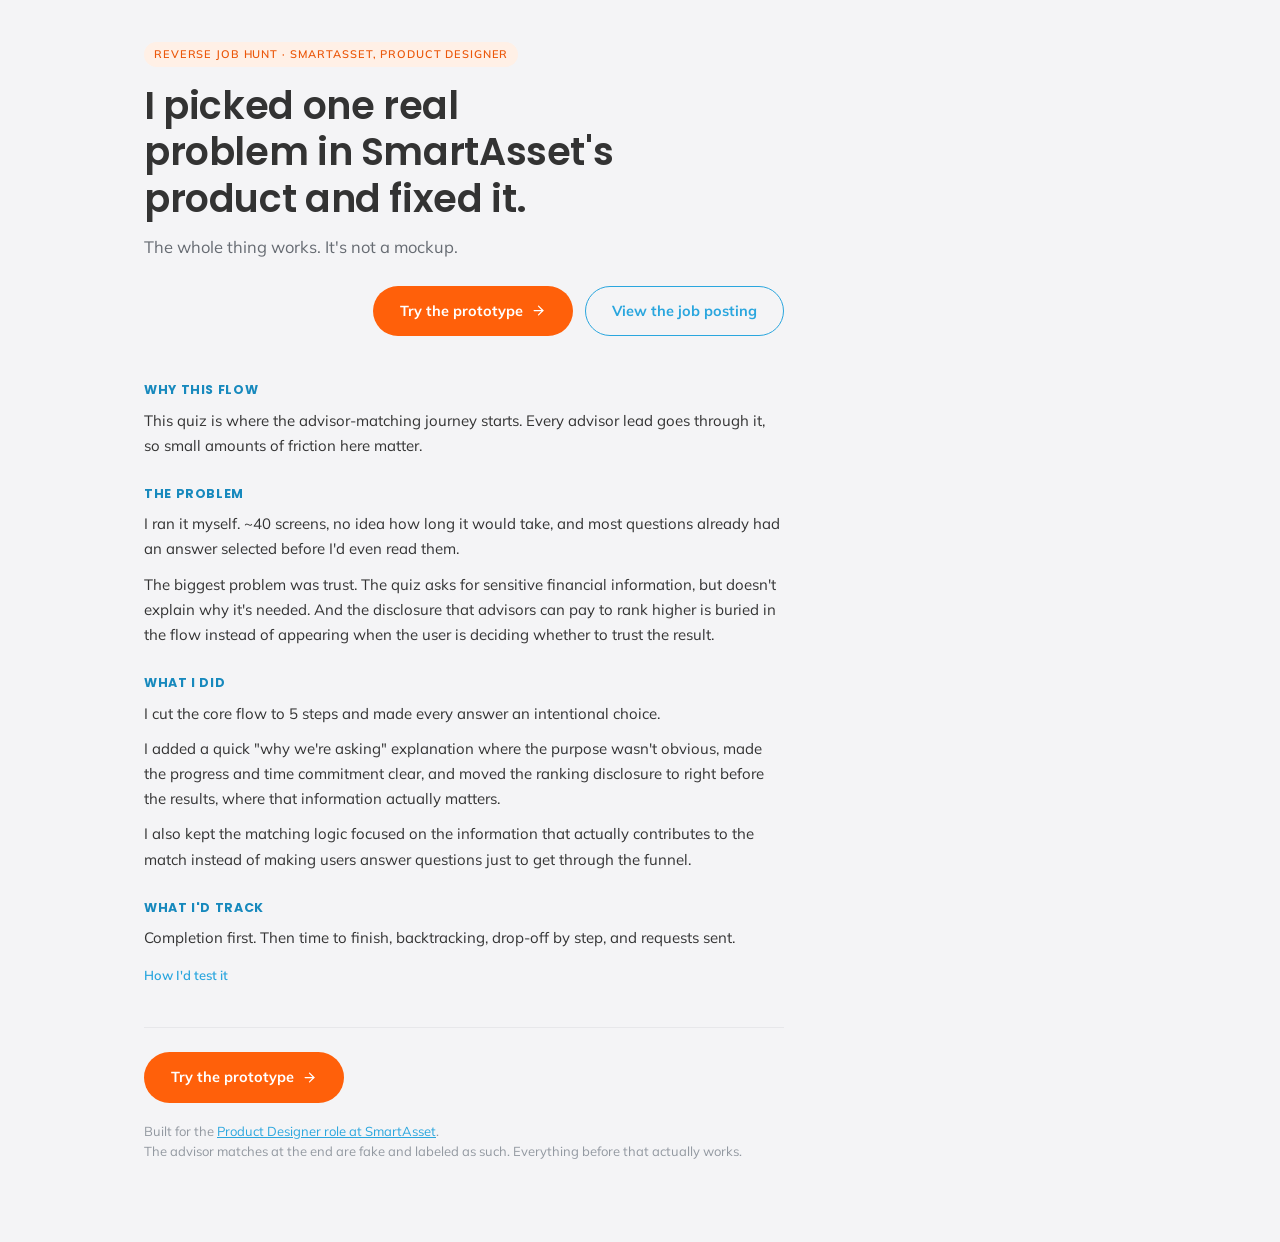
<file: index.html>
<!doctype html>
<html lang="en">
<head>
<meta charset="utf-8">
<meta name="viewport" content="width=device-width, initial-scale=1">
<title>Advisor Match Redesign — SmartAsset</title>
<meta name="description" content="I picked one real problem in SmartAsset's advisor-matching quiz and fixed it. A working prototype, built for the Product Designer application.">
<link rel="stylesheet" href="https://fonts.googleapis.com/css2?family=Poppins:wght@500;600;700&family=Mulish:wght@400;500;600;700;800&display=swap">
<link rel="stylesheet" href="styles.css">
</head>
<body>
<div class="shell">

  <header class="case-hero">
    <span class="eyebrow">Reverse job hunt · SmartAsset, Product Designer</span>
    <h1>I picked one real problem in SmartAsset's product and fixed it.</h1>
    <p class="lede">The whole thing works. It's not a mockup.</p>
    <div class="hero-actions">
      <a class="btn btn-primary" href="prototype.html">Try the prototype
        <svg viewBox="0 0 24 24" fill="none" stroke="currentColor" stroke-width="2" stroke-linecap="round" stroke-linejoin="round"><line x1="5" y1="12" x2="19" y2="12"/><polyline points="12 5 19 12 12 19"/></svg>
      </a>
      <a class="btn btn-ghost" href="https://job-boards.greenhouse.io/smartasset/jobs/8653668002" target="_blank" rel="noopener">View the job posting</a>
    </div>
  </header>

  <div class="case-article">
    <section>
      <h3>Why this flow</h3>
      <p>This quiz is where the advisor-matching journey starts. Every advisor lead goes through it, so small amounts of friction here matter.</p>
    </section>
    <section>
      <h3>The problem</h3>
      <p>I ran it myself. ~40 screens, no idea how long it would take, and most questions already had an answer selected before I'd even read them.</p>
      <p>The biggest problem was trust. The quiz asks for sensitive financial information, but doesn't explain why it's needed. And the disclosure that advisors can pay to rank higher is buried in the flow instead of appearing when the user is deciding whether to trust the result.</p>
    </section>
    <section>
      <h3>What I did</h3>
      <p>I cut the core flow to 5 steps and made every answer an intentional choice.</p>
      <p>I added a quick "why we're asking" explanation where the purpose wasn't obvious, made the progress and time commitment clear, and moved the ranking disclosure to right before the results, where that information actually matters.</p>
      <p>I also kept the matching logic focused on the information that actually contributes to the match instead of making users answer questions just to get through the funnel.</p>
    </section>
    <section>
      <h3>What I'd track</h3>
      <p>Completion first. Then time to finish, backtracking, drop-off by step, and requests sent.</p>
      <details class="exp-details">
        <summary>How I'd test it</summary>
        <table class="exp-table">
          <tr><th>Bet</th><td>Cut the uncertainty in this flow and more people finish it.</td></tr>
          <tr><th>Control</th><td>What's live now — ~40 steps, no time estimate, answers picked for you.</td></tr>
          <tr><th>Variant</th><td>This — 5 steps, intentional choices, matching explained before results.</td></tr>
          <tr><th>Watching</th><td>Completion rate first. Then time to finish, backtracking, drop-off per step, and requests sent.</td></tr>
        </table>
        <p class="exp-note">I'd also watch <strong>lead quality</strong> as a guardrail. A higher completion rate isn't a win if the shorter flow produces worse matches.</p>
      </details>
    </section>
  </div>

  <div class="case-footer">
    <a class="btn btn-primary" href="prototype.html">Try the prototype
      <svg viewBox="0 0 24 24" fill="none" stroke="currentColor" stroke-width="2" stroke-linecap="round" stroke-linejoin="round"><line x1="5" y1="12" x2="19" y2="12"/><polyline points="12 5 19 12 12 19"/></svg>
    </a>
    <p class="case-meta">Built for the <a href="https://job-boards.greenhouse.io/smartasset/jobs/8653668002" target="_blank" rel="noopener">Product Designer role at SmartAsset</a>.<br>The advisor matches at the end are fake and labeled as such. Everything before that actually works.</p>
  </div>

</div>
</body>
</html>
</file>
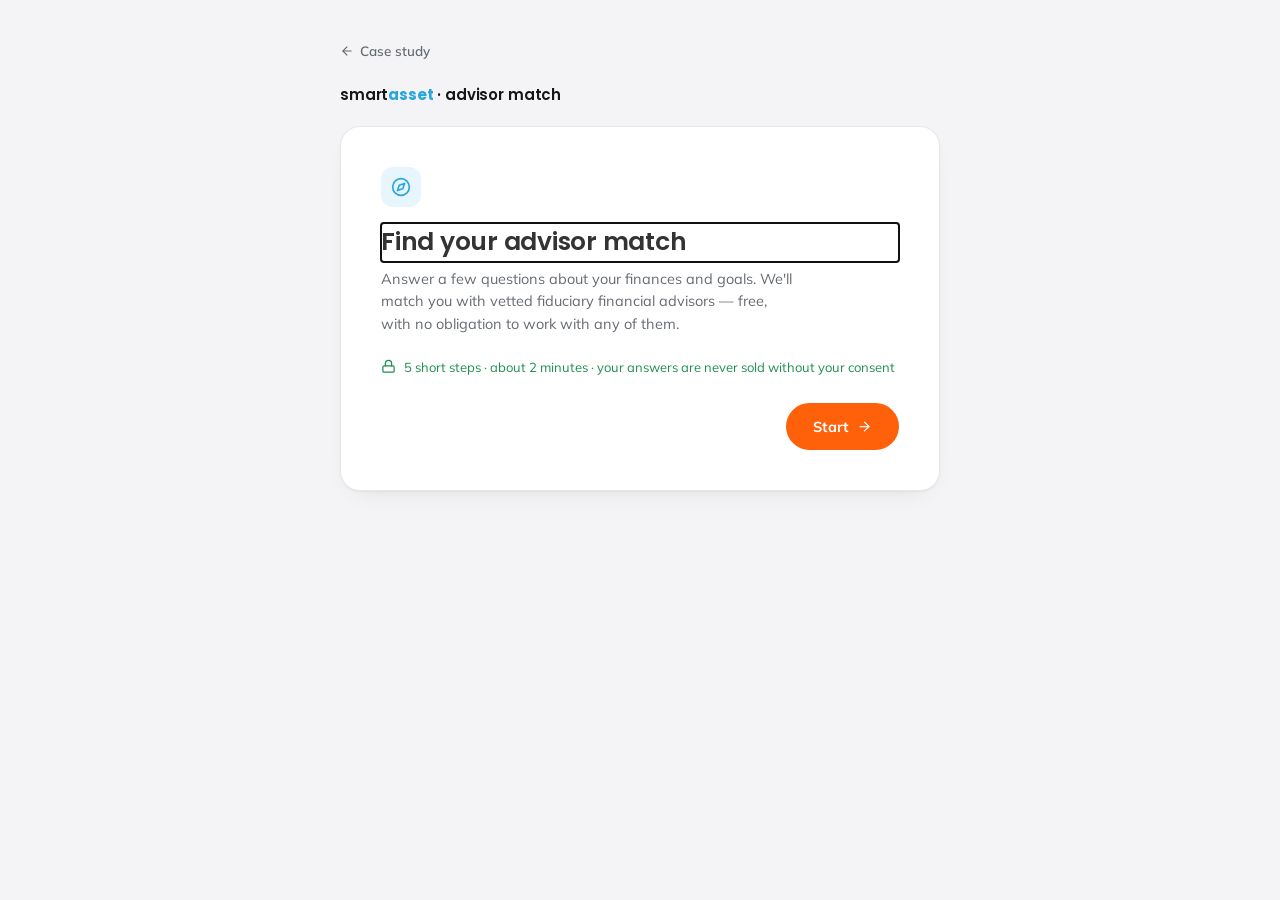
<file: prototype.html>
<!doctype html>
<html lang="en">
<head>
<meta charset="utf-8">
<meta name="viewport" content="width=device-width, initial-scale=1">
<title>Advisor Match — Prototype</title>
<meta name="description" content="A working prototype: a 5-step redesign of SmartAsset's advisor-matching quiz.">
<link rel="stylesheet" href="https://fonts.googleapis.com/css2?family=Poppins:wght@500;600;700&family=Mulish:wght@400;500;600;700;800&display=swap">
<link rel="stylesheet" href="styles.css">
</head>
<body>
<div class="shell">

  <div class="proto-topbar">
    <a class="back-link" href="https://smart-asset-product-design.vercel.app/#quiz">
      <svg viewBox="0 0 24 24" fill="none" stroke="currentColor" stroke-width="2" stroke-linecap="round" stroke-linejoin="round"><line x1="19" y1="12" x2="5" y2="12"/><polyline points="12 19 5 12 12 5"/></svg>
      Case study
    </a>
  </div>

  <div class="product">
    <div class="brandbar">
      <span class="brand">smart<b>asset</b> · advisor match</span>
      <span class="stepcount" id="stepcount" aria-hidden="true"></span>
    </div>
    <div class="progress-track" id="progressTrack" style="display:none;">
      <div class="progress-fill" id="progressFill" style="width:0%"></div>
    </div>

    <div class="card" id="app" role="region" aria-live="polite"></div>
  </div>
</div>

<script src="app.js"></script>
</body>
</html>
</file>
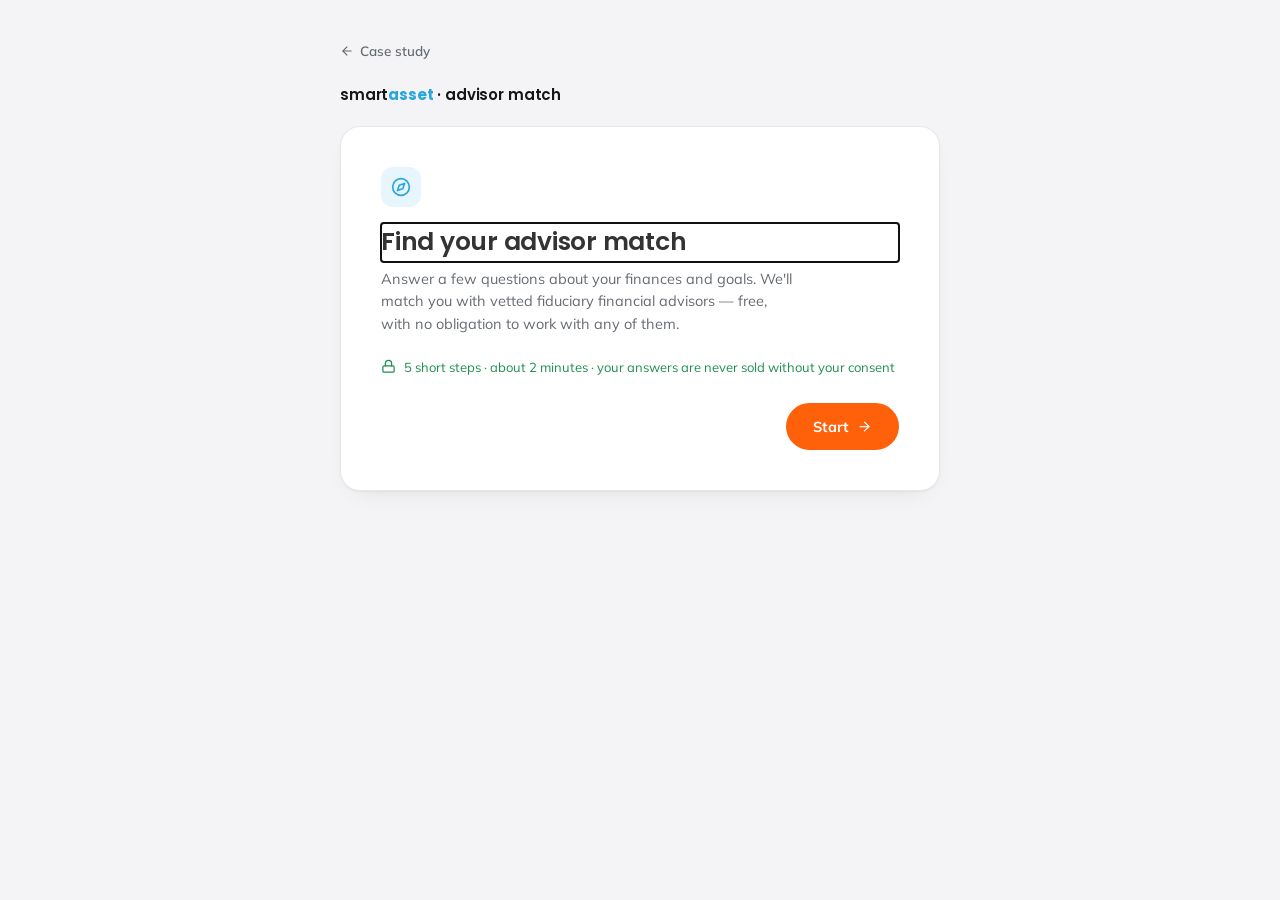
<file: site/prototype.html>
<!doctype html>
<html lang="en">
<head>
<meta charset="utf-8">
<meta name="viewport" content="width=device-width, initial-scale=1">
<title>Advisor Match — Prototype</title>
<meta name="description" content="A working prototype: a 5-step redesign of SmartAsset's advisor-matching quiz.">
<link rel="stylesheet" href="https://fonts.googleapis.com/css2?family=Poppins:wght@500;600;700&family=Mulish:wght@400;500;600;700;800&display=swap">
<link rel="stylesheet" href="styles.css">
</head>
<body>
<div class="shell">

  <div class="proto-topbar">
    <a class="back-link" href="index.html">
      <svg viewBox="0 0 24 24" fill="none" stroke="currentColor" stroke-width="2" stroke-linecap="round" stroke-linejoin="round"><line x1="19" y1="12" x2="5" y2="12"/><polyline points="12 19 5 12 12 5"/></svg>
      Case study
    </a>
  </div>

  <div class="product">
    <div class="brandbar">
      <span class="brand">smart<b>asset</b> · advisor match</span>
      <span class="stepcount" id="stepcount" aria-hidden="true"></span>
    </div>
    <div class="progress-track" id="progressTrack" style="display:none;">
      <div class="progress-fill" id="progressFill" style="width:0%"></div>
    </div>

    <div class="card" id="app" role="region" aria-live="polite"></div>
  </div>
</div>

<script src="app.js"></script>
</body>
</html>
</file>
<file: styles.css>
:root{
  --paper:#F4F4F6; --surface:#FFFFFF; --surface-2:#F9F9F9;
  --ink:#333333; --ink-soft:#666B72; --ink-faint:#9298A0; --ink-wordmark:#161616;
  --line:#E7E7EA; --line-strong:#D6D6DA;
  --ember:#FF600A; --ember-strong:#EB570A; --ember-hover:#D14C08; --on-ember:#FFFFFF; --ember-tint:#FFF0E6;
  --harbor:#2AA6DE; --harbor-strong:#1789BD; --harbor-tint:#E7F5FC;
  --moss:#1E8E4F; --moss-tint:#E9F7EF;
  --brick:#D33B3B; --brick-tint:#FCEBEB;
  --radius-sm:8px; --radius-md:12px; --radius-lg:20px; --radius-pill:100px;
  --shadow-card:0 1px 2px rgba(20,20,24,.04), 0 10px 28px -16px rgba(20,20,24,.14);
  --shadow-pop:0 4px 10px -4px rgba(20,20,24,.1), 0 20px 40px -20px rgba(20,20,24,.2);
  --ease:cubic-bezier(.22,.8,.24,1); --dur-fast:120ms; --dur:220ms; --dur-slow:360ms;
  color-scheme: light;
}
@media (prefers-color-scheme: dark){
  :root:not([data-theme="light"]){
    --paper:#14171B; --surface:#1D2126; --surface-2:#252A30;
    --ink:#E7E8EA; --ink-soft:#A0A6AD; --ink-faint:#6B7178; --ink-wordmark:#F3F4F5;
    --line:#333940; --line-strong:#454C54;
    --ember:#FF7A33; --ember-strong:#FF6A18; --ember-hover:#FF8A4D; --on-ember:#1A0E04; --ember-tint:#2E1D10;
    --harbor:#5FC0EE; --harbor-strong:#8AD1F4; --harbor-tint:#122A35;
    --moss:#4FBE82; --moss-tint:#102A1C;
    --brick:#E97575; --brick-tint:#301616;
    --shadow-card:0 1px 0 rgba(0,0,0,.4), 0 14px 34px -18px rgba(0,0,0,.6);
    --shadow-pop:0 4px 10px -4px rgba(0,0,0,.5), 0 24px 48px -20px rgba(0,0,0,.65);
    color-scheme: dark;
  }
}
:root[data-theme="dark"]{
  --paper:#14171B; --surface:#1D2126; --surface-2:#252A30;
  --ink:#E7E8EA; --ink-soft:#A0A6AD; --ink-faint:#6B7178; --ink-wordmark:#F3F4F5;
  --line:#333940; --line-strong:#454C54;
  --ember:#FF7A33; --ember-strong:#FF6A18; --ember-hover:#FF8A4D; --on-ember:#1A0E04; --ember-tint:#2E1D10;
  --harbor:#5FC0EE; --harbor-strong:#8AD1F4; --harbor-tint:#122A35;
  --moss:#4FBE82; --moss-tint:#102A1C;
  --brick:#E97575; --brick-tint:#301616;
  --shadow-card:0 1px 0 rgba(0,0,0,.4), 0 14px 34px -18px rgba(0,0,0,.6);
  --shadow-pop:0 4px 10px -4px rgba(0,0,0,.5), 0 24px 48px -20px rgba(0,0,0,.65);
  color-scheme: dark;
}

*{box-sizing:border-box;}
html{ background:var(--paper); }
body{
  background:var(--paper); color:var(--ink);
  font-family:"Mulish", ui-sans-serif, system-ui, -apple-system, "Segoe UI", Roboto, sans-serif;
  font-size:16px; line-height:1.55; -webkit-font-smoothing:antialiased;
  min-height:100vh; margin:0;
}
h1,h2,h3{ font-family:"Poppins", "Mulish", ui-sans-serif, sans-serif; font-weight:600; letter-spacing:-.01em; text-wrap:balance; margin:0; }
p{ margin:0; }
.mono{ font-variant-numeric:tabular-nums; }
a{ color:var(--harbor); }
button{ font-family:inherit; }

.shell{ max-width:1040px; margin:0 auto; padding: clamp(16px,4vw,40px) clamp(16px,5vw,24px) 80px; }

/* ---------- Shared eyebrow tag ---------- */
.eyebrow{
  display:inline-flex; align-items:center; font-size:11px; font-weight:600; letter-spacing:.08em; text-transform:uppercase;
  color:var(--ember-strong); background:var(--ember-tint); padding:4px 10px; border-radius:100px; white-space:nowrap;
}

/* ---------- Case study page ---------- */
.case-hero{ max-width:640px; margin-bottom:clamp(28px,5vw,44px); }
.case-hero .eyebrow{ margin-bottom:16px; }
.case-hero h1{ font-size:clamp(26px,4.5vw,38px); line-height:1.22; margin-bottom:12px; }
.case-hero .lede{ font-size:16.5px; color:var(--ink-soft); line-height:1.55; margin-bottom:26px; max-width:56ch; }
.hero-actions{ display:flex; flex-wrap:wrap; gap:12px; }

.case-article{ display:flex; flex-direction:column; gap:26px; max-width:640px; margin-bottom:clamp(28px,5vw,40px); }
.case-article h3{
  font-family:"Poppins","Mulish",sans-serif; font-size:12.5px; font-weight:700; letter-spacing:.05em;
  text-transform:uppercase; color:var(--harbor-strong); margin-bottom:8px;
}
.case-article p{ margin:0; font-size:15px; color:var(--ink); line-height:1.68; }
.case-article p + p{ margin-top:10px; }

.case-footer{ max-width:640px; padding-top:24px; border-top:1px solid var(--line); }
.case-footer .btn{ margin-bottom:18px; }
.case-meta{ font-size:13px; color:var(--ink-faint); line-height:1.6; }

.exp-details{ margin-top:12px; }
.exp-details summary{ padding:0; display:inline-flex; align-items:center; gap:4px; font-size:13px; font-weight:600; color:var(--harbor); cursor:pointer; }
.exp-table{ margin-top:12px; font-size:13.5px; border-collapse:collapse; width:100%; }
.exp-table tr{ border-top:1px solid var(--line); }
.exp-table tr:first-child{ border-top:none; }
.exp-table th{ text-align:left; color:var(--ink-faint); font-weight:600; padding:8px 16px 8px 0; vertical-align:top; white-space:nowrap; width:1%; }
.exp-table td{ padding:8px 0; color:var(--ink); line-height:1.55; }
.exp-note{ margin-top:12px; font-size:13.5px; color:var(--ink-soft); line-height:1.6; }
.exp-note strong{ color:var(--ink); }

/* ---------- Prototype page topbar ---------- */
.proto-topbar{ width:100%; max-width:600px; margin:0 auto 18px; }
.back-link{ display:inline-flex; align-items:center; gap:6px; font-size:13.5px; font-weight:600; color:var(--ink-soft); text-decoration:none; }
.back-link:hover{ color:var(--harbor); }
.back-link svg{ width:14px; height:14px; }

/* ---------- Product shell ---------- */
.product{ display:flex; flex-direction:column; align-items:center; }
.brandbar{ display:flex; align-items:center; justify-content:space-between; width:100%; max-width:600px; margin-bottom:20px; }
.brand{ font-family:"Poppins","Mulish",sans-serif; font-size:15px; font-weight:600; letter-spacing:-.01em; color:var(--ink-wordmark); }
.brand b{ color:var(--harbor); font-weight:700; }
.stepcount{ font-size:12px; color:var(--ink-faint); }

.progress-track{ width:100%; max-width:600px; height:4px; background:var(--line); border-radius:100px; overflow:hidden; margin-bottom:28px; }
.progress-fill{ height:100%; background:var(--harbor); border-radius:100px; transition:width var(--dur-slow) var(--ease); }

.card{
  width:100%; max-width:600px; background:var(--surface); border:1px solid var(--line);
  border-radius:var(--radius-lg); box-shadow:var(--shadow-card); padding:clamp(24px,5vw,40px);
}

.step-icon{
  width:40px; height:40px; border-radius:var(--radius-md); background:var(--harbor-tint); color:var(--harbor);
  display:flex; align-items:center; justify-content:center; margin-bottom:16px;
}
.step-icon svg{ width:20px; height:20px; }

.card h2{ font-size:clamp(20px,3vw,25px); margin-bottom:6px; }
.card .sub{ color:var(--ink-soft); font-size:14.5px; max-width:46ch; margin-bottom:22px; }

.why{
  display:flex; gap:8px; align-items:flex-start; background:var(--surface-2); border-radius:var(--radius-sm);
  padding:10px 12px; font-size:13px; color:var(--ink-soft); margin-top:14px;
}
.why svg{ width:15px; height:15px; flex-shrink:0; margin-top:2px; color:var(--ink-faint); }

fieldset{ border:0; padding:0; margin:0 0 22px; }
legend{ font-size:13px; font-weight:600; color:var(--ink-soft); margin-bottom:10px; padding:0; }

/* option cards (radio/checkbox) */
.options{ display:flex; flex-direction:column; gap:8px; }
.opt{ position:relative; }
.opt input{ position:absolute; opacity:0; width:1px; height:1px; }
.opt label{
  display:flex; align-items:center; gap:12px; padding:13px 16px; border:1.5px solid transparent;
  border-radius:var(--radius-pill); cursor:pointer; transition:border-color var(--dur-fast) var(--ease), background var(--dur-fast) var(--ease);
  background:var(--surface-2);
}
.opt label:hover{ background:var(--line); }
.opt input:checked + label{ border-color:var(--harbor); background:var(--harbor-tint); }
.opt input:focus-visible + label{ outline:2px solid var(--harbor); outline-offset:2px; }
.opt-icon{ width:30px; height:30px; border-radius:8px; background:var(--surface-2); color:var(--ink-soft); display:flex; align-items:center; justify-content:center; flex-shrink:0; }
.opt-icon svg{ width:16px; height:16px; }
.opt input:checked + label .opt-icon{ background:var(--harbor); color:#fff; }
.opt-text{ flex:1; min-width:0; display:flex; flex-direction:column; gap:2px; }
.opt-title{ font-size:14.5px; font-weight:600; display:block; }
.opt-desc{ font-size:13px; color:var(--ink-soft); display:block; }
.opt-mark{ width:18px; height:18px; border-radius:50%; border:2px solid var(--line-strong); flex-shrink:0; display:flex; align-items:center; justify-content:center; transition:border-color var(--dur-fast) var(--ease), background var(--dur-fast) var(--ease); }
.opt-mark svg{ width:11px; height:11px; color:#fff; opacity:0; transition:opacity var(--dur-fast) var(--ease); }
.opt input:checked + label .opt-mark{ border-color:var(--harbor); background:var(--harbor); }
.opt input:checked + label .opt-mark svg{ opacity:1; }
.opt.checkbox .opt-mark{ border-radius:5px; }

/* compact segmented pills, used for age / amount ranges */
.pills{ display:flex; flex-wrap:wrap; gap:8px; }
.pill{ position:relative; }
.pill input{ position:absolute; opacity:0; width:1px; height:1px; }
.pill label{
  display:inline-flex; align-items:center; padding:9px 14px; border:1px solid var(--line); border-radius:100px;
  font-size:13.5px; font-weight:500; cursor:pointer; background:var(--surface); transition:all var(--dur-fast) var(--ease);
}
.pill label:hover{ border-color:var(--line-strong); }
.pill input:checked + label{ border-color:var(--harbor); background:var(--harbor); color:#fff; }
.pill input:focus-visible + label{ outline:2px solid var(--harbor); outline-offset:2px; }

.field{ margin-bottom:18px; }
.field label.flabel{ display:block; font-size:13px; font-weight:600; color:var(--ink-soft); margin-bottom:8px; }
select{
  width:100%; appearance:none; background:var(--surface) url('data:image/svg+xml;utf8,<svg xmlns="http://www.w3.org/2000/svg" width="16" height="16" viewBox="0 0 24 24" fill="none" stroke="%23666B72" stroke-width="2" stroke-linecap="round" stroke-linejoin="round"><polyline points="6 9 12 15 18 9"/></svg>') no-repeat right 14px center;
  border:1.5px solid var(--line); border-radius:var(--radius-md); padding:12px 40px 12px 14px; font-size:15px; color:var(--ink); font-family:inherit;
  transition:border-color var(--dur-fast) var(--ease);
}
select:focus-visible{ outline:2px solid var(--harbor); outline-offset:1px; border-color:var(--harbor); }
select[aria-invalid="true"]{ border-color:var(--brick); }
.err{ display:flex; gap:6px; align-items:center; color:var(--brick); font-size:13px; margin-top:8px; }
.err svg{ width:14px; height:14px; flex-shrink:0; }

.trust{ display:flex; gap:8px; align-items:flex-start; color:var(--moss); font-size:13px; margin-top:16px; }
.trust svg{ width:15px; height:15px; flex-shrink:0; margin-top:2px; }

.actions{ display:flex; align-items:center; justify-content:space-between; margin-top:26px; gap:12px; }
.btn{
  display:inline-flex; align-items:center; justify-content:center; gap:8px; border-radius:var(--radius-pill);
  padding:13px 26px; font-size:14.5px; font-weight:700; cursor:pointer; border:1.5px solid transparent;
  transition:background var(--dur-fast) var(--ease), border-color var(--dur-fast) var(--ease), transform var(--dur-fast) var(--ease), opacity var(--dur-fast) var(--ease);
  min-height:44px; text-decoration:none;
}
.btn:active{ transform:scale(.98); }
.btn-primary{ background:var(--ember); color:var(--on-ember); margin-left:auto; }
.btn-primary:hover{ background:var(--ember-hover); }
.btn-primary:disabled{ opacity:.4; cursor:not-allowed; transform:none; }
.btn-primary:focus-visible{ outline:2px solid var(--harbor-strong); outline-offset:2px; }
.btn-ghost{ background:transparent; color:var(--harbor); border-color:var(--harbor); }
.btn-ghost:hover{ background:var(--harbor-tint); }
.btn-ghost:focus-visible{ outline:2px solid var(--harbor-strong); outline-offset:2px; }
.btn svg{ width:15px; height:15px; }

/* review */
.rev-list{ display:flex; flex-direction:column; border:1px solid var(--line); border-radius:var(--radius-md); overflow:hidden; margin-bottom:16px; }
.rev-row{ display:flex; align-items:flex-start; justify-content:space-between; gap:12px; padding:13px 16px; border-bottom:1px solid var(--line); }
.rev-row:last-child{ border-bottom:none; }
.rev-k{ font-size:12px; color:var(--ink-faint); margin-bottom:2px; }
.rev-v{ font-size:14.5px; font-weight:500; }
.rev-edit{ font-size:13px; font-weight:600; color:var(--harbor); background:none; border:0; cursor:pointer; flex-shrink:0; padding:4px; }
.rev-edit:hover{ text-decoration:underline; }
.rev-edit:focus-visible{ outline:2px solid var(--harbor); outline-offset:2px; border-radius:4px; }

.method{ background:var(--surface-2); border-radius:var(--radius-md); padding:16px; margin-bottom:8px; }
.method h3{ font-size:14px; margin-bottom:6px; display:flex; align-items:center; gap:7px; }
.method h3 svg{ width:15px; height:15px; color:var(--harbor); }
.method p{ font-size:13.5px; color:var(--ink-soft); line-height:1.6; }
.method p + p{ margin-top:8px; }

/* loading */
.loading{ display:flex; flex-direction:column; align-items:center; text-align:center; padding:36px 0 20px; }
.spinner{ width:36px; height:36px; border-radius:50%; border:3px solid var(--line); border-top-color:var(--ember-strong); margin-bottom:18px; animation:spin 900ms linear infinite; }
@keyframes spin{ to{ transform:rotate(360deg); } }
.loading p{ color:var(--ink-soft); font-size:14px; }
.loading .lstep{ font-size:12px; color:var(--ink-faint); margin-top:6px; }

/* results */
.match-card{ border:1px solid var(--line); border-radius:var(--radius-md); padding:18px; margin-bottom:12px; }
.match-top{ display:flex; align-items:flex-start; gap:12px; margin-bottom:12px; }
.match-avatar{ width:38px; height:38px; border-radius:50%; background:var(--harbor-tint); color:var(--harbor); display:flex; align-items:center; justify-content:center; flex-shrink:0; font-weight:600; font-size:14px; }
.match-name{ font-size:15px; font-weight:600; }
.badge{ display:inline-flex; align-items:center; gap:4px; font-size:11.5px; font-weight:600; color:var(--moss); background:var(--moss-tint); padding:3px 8px; border-radius:100px; margin-top:4px; }
.badge svg{ width:11px; height:11px; }
.match-meta{ display:flex; flex-wrap:wrap; gap:6px 18px; font-size:13px; color:var(--ink-soft); margin-bottom:14px; }
.match-meta span{ display:flex; align-items:center; gap:6px; }
.match-meta svg{ width:14px; height:14px; color:var(--ink-faint); }
.match-actions{ display:flex; align-items:center; gap:12px; }
.btn-sm{ padding:9px 16px; font-size:13.5px; min-height:auto; }
.requested{ display:flex; align-items:center; gap:6px; font-size:13.5px; font-weight:600; color:var(--moss); }
.requested svg{ width:15px; height:15px; }
.sample-note{ display:flex; align-items:flex-start; gap:7px; font-size:12.5px; color:var(--ink-faint); margin-bottom:18px; padding:10px 12px; background:var(--surface-2); border-radius:var(--radius-sm); }
.sample-note svg{ width:13px; height:13px; flex-shrink:0; margin-top:2px; }
.how-link{ font-size:13.5px; font-weight:600; color:var(--harbor); background:none; border:0; cursor:pointer; padding:4px 0; display:inline-flex; align-items:center; gap:5px; margin-top:4px; }
.how-link svg{ width:15px; height:15px; flex-shrink:0; }
.restart{ text-align:center; margin-top:22px; }
.restart button{ font-size:13px; color:var(--ink-faint); background:none; border:0; cursor:pointer; text-decoration:underline; }

/* transitions */
.anim-enter{ animation:stepIn var(--dur-slow) var(--ease); }
@keyframes stepIn{ from{ opacity:0; transform:translateY(10px); } to{ opacity:1; transform:translateY(0); } }
.fadein{ animation:fade var(--dur) var(--ease); }
@keyframes fade{ from{ opacity:0; } to{ opacity:1; } }

@media (prefers-reduced-motion: reduce){
  *, *::before, *::after{ animation-duration:.001ms !important; animation-iteration-count:1 !important; transition-duration:.001ms !important; scroll-behavior:auto !important; }
  .anim-enter, .fadein{ animation:none; }
}

@media (max-width:600px){
  .actions{ flex-direction:column-reverse; align-items:stretch; }
  .btn-primary{ margin-left:0; width:100%; }
  .btn-ghost{ width:100%; }
  .card{ padding:22px 18px; }
  .hero-actions{ flex-direction:column; align-items:stretch; }
  .hero-actions .btn{ width:100%; margin-left:0; }
}

.sr-only{ position:absolute; width:1px; height:1px; padding:0; margin:-1px; overflow:hidden; clip:rect(0,0,0,0); white-space:nowrap; border:0; }
</file>
<file: site/styles.css>
:root{
  --paper:#F4F4F6; --surface:#FFFFFF; --surface-2:#F9F9F9;
  --ink:#333333; --ink-soft:#666B72; --ink-faint:#9298A0; --ink-wordmark:#161616;
  --line:#E7E7EA; --line-strong:#D6D6DA;
  --ember:#FF600A; --ember-strong:#EB570A; --ember-hover:#D14C08; --on-ember:#FFFFFF; --ember-tint:#FFF0E6;
  --harbor:#2AA6DE; --harbor-strong:#1789BD; --harbor-tint:#E7F5FC;
  --moss:#1E8E4F; --moss-tint:#E9F7EF;
  --brick:#D33B3B; --brick-tint:#FCEBEB;
  --radius-sm:8px; --radius-md:12px; --radius-lg:20px; --radius-pill:100px;
  --shadow-card:0 1px 2px rgba(20,20,24,.04), 0 10px 28px -16px rgba(20,20,24,.14);
  --shadow-pop:0 4px 10px -4px rgba(20,20,24,.1), 0 20px 40px -20px rgba(20,20,24,.2);
  --ease:cubic-bezier(.22,.8,.24,1); --dur-fast:120ms; --dur:220ms; --dur-slow:360ms;
  color-scheme: light;
}
@media (prefers-color-scheme: dark){
  :root:not([data-theme="light"]){
    --paper:#14171B; --surface:#1D2126; --surface-2:#252A30;
    --ink:#E7E8EA; --ink-soft:#A0A6AD; --ink-faint:#6B7178; --ink-wordmark:#F3F4F5;
    --line:#333940; --line-strong:#454C54;
    --ember:#FF7A33; --ember-strong:#FF6A18; --ember-hover:#FF8A4D; --on-ember:#1A0E04; --ember-tint:#2E1D10;
    --harbor:#5FC0EE; --harbor-strong:#8AD1F4; --harbor-tint:#122A35;
    --moss:#4FBE82; --moss-tint:#102A1C;
    --brick:#E97575; --brick-tint:#301616;
    --shadow-card:0 1px 0 rgba(0,0,0,.4), 0 14px 34px -18px rgba(0,0,0,.6);
    --shadow-pop:0 4px 10px -4px rgba(0,0,0,.5), 0 24px 48px -20px rgba(0,0,0,.65);
    color-scheme: dark;
  }
}
:root[data-theme="dark"]{
  --paper:#14171B; --surface:#1D2126; --surface-2:#252A30;
  --ink:#E7E8EA; --ink-soft:#A0A6AD; --ink-faint:#6B7178; --ink-wordmark:#F3F4F5;
  --line:#333940; --line-strong:#454C54;
  --ember:#FF7A33; --ember-strong:#FF6A18; --ember-hover:#FF8A4D; --on-ember:#1A0E04; --ember-tint:#2E1D10;
  --harbor:#5FC0EE; --harbor-strong:#8AD1F4; --harbor-tint:#122A35;
  --moss:#4FBE82; --moss-tint:#102A1C;
  --brick:#E97575; --brick-tint:#301616;
  --shadow-card:0 1px 0 rgba(0,0,0,.4), 0 14px 34px -18px rgba(0,0,0,.6);
  --shadow-pop:0 4px 10px -4px rgba(0,0,0,.5), 0 24px 48px -20px rgba(0,0,0,.65);
  color-scheme: dark;
}

*{box-sizing:border-box;}
html{ background:var(--paper); }
body{
  background:var(--paper); color:var(--ink);
  font-family:"Mulish", ui-sans-serif, system-ui, -apple-system, "Segoe UI", Roboto, sans-serif;
  font-size:16px; line-height:1.55; -webkit-font-smoothing:antialiased;
  min-height:100vh; margin:0;
}
h1,h2,h3{ font-family:"Poppins", "Mulish", ui-sans-serif, sans-serif; font-weight:600; letter-spacing:-.01em; text-wrap:balance; margin:0; }
p{ margin:0; }
.mono{ font-variant-numeric:tabular-nums; }
a{ color:var(--harbor); }
button{ font-family:inherit; }

.shell{ max-width:1040px; margin:0 auto; padding: clamp(16px,4vw,40px) clamp(16px,5vw,24px) 80px; }

/* ---------- Shared eyebrow tag ---------- */
.eyebrow{
  display:inline-flex; align-items:center; font-size:11px; font-weight:600; letter-spacing:.08em; text-transform:uppercase;
  color:var(--ember-strong); background:var(--ember-tint); padding:4px 10px; border-radius:100px; white-space:nowrap;
}

/* ---------- Case study page ---------- */
.case-hero{ max-width:640px; margin-bottom:clamp(28px,5vw,44px); }
.case-hero .eyebrow{ margin-bottom:16px; }
.case-hero h1{ font-size:clamp(26px,4.5vw,38px); line-height:1.22; margin-bottom:12px; }
.case-hero .lede{ font-size:16.5px; color:var(--ink-soft); line-height:1.55; margin-bottom:26px; max-width:56ch; }
.hero-actions{ display:flex; flex-wrap:wrap; gap:12px; }

.case-article{ display:flex; flex-direction:column; gap:26px; max-width:640px; margin-bottom:clamp(28px,5vw,40px); }
.case-article h3{
  font-family:"Poppins","Mulish",sans-serif; font-size:12.5px; font-weight:700; letter-spacing:.05em;
  text-transform:uppercase; color:var(--harbor-strong); margin-bottom:8px;
}
.case-article p{ margin:0; font-size:15px; color:var(--ink); line-height:1.68; }
.case-article p + p{ margin-top:10px; }

.case-footer{ max-width:640px; padding-top:24px; border-top:1px solid var(--line); }
.case-footer .btn{ margin-bottom:18px; }
.case-meta{ font-size:13px; color:var(--ink-faint); line-height:1.6; }

.exp-details{ margin-top:12px; }
.exp-details summary{ padding:0; display:inline-flex; align-items:center; gap:4px; font-size:13px; font-weight:600; color:var(--harbor); cursor:pointer; }
.exp-table{ margin-top:12px; font-size:13.5px; border-collapse:collapse; width:100%; }
.exp-table tr{ border-top:1px solid var(--line); }
.exp-table tr:first-child{ border-top:none; }
.exp-table th{ text-align:left; color:var(--ink-faint); font-weight:600; padding:8px 16px 8px 0; vertical-align:top; white-space:nowrap; width:1%; }
.exp-table td{ padding:8px 0; color:var(--ink); line-height:1.55; }
.exp-note{ margin-top:12px; font-size:13.5px; color:var(--ink-soft); line-height:1.6; }
.exp-note strong{ color:var(--ink); }

/* ---------- Prototype page topbar ---------- */
.proto-topbar{ width:100%; max-width:600px; margin:0 auto 18px; }
.back-link{ display:inline-flex; align-items:center; gap:6px; font-size:13.5px; font-weight:600; color:var(--ink-soft); text-decoration:none; }
.back-link:hover{ color:var(--harbor); }
.back-link svg{ width:14px; height:14px; }

/* ---------- Product shell ---------- */
.product{ display:flex; flex-direction:column; align-items:center; }
.brandbar{ display:flex; align-items:center; justify-content:space-between; width:100%; max-width:600px; margin-bottom:20px; }
.brand{ font-family:"Poppins","Mulish",sans-serif; font-size:15px; font-weight:600; letter-spacing:-.01em; color:var(--ink-wordmark); }
.brand b{ color:var(--harbor); font-weight:700; }
.stepcount{ font-size:12px; color:var(--ink-faint); }

.progress-track{ width:100%; max-width:600px; height:4px; background:var(--line); border-radius:100px; overflow:hidden; margin-bottom:28px; }
.progress-fill{ height:100%; background:var(--harbor); border-radius:100px; transition:width var(--dur-slow) var(--ease); }

.card{
  width:100%; max-width:600px; background:var(--surface); border:1px solid var(--line);
  border-radius:var(--radius-lg); box-shadow:var(--shadow-card); padding:clamp(24px,5vw,40px);
}

.step-icon{
  width:40px; height:40px; border-radius:var(--radius-md); background:var(--harbor-tint); color:var(--harbor);
  display:flex; align-items:center; justify-content:center; margin-bottom:16px;
}
.step-icon svg{ width:20px; height:20px; }

.card h2{ font-size:clamp(20px,3vw,25px); margin-bottom:6px; }
.card .sub{ color:var(--ink-soft); font-size:14.5px; max-width:46ch; margin-bottom:22px; }

.why{
  display:flex; gap:8px; align-items:flex-start; background:var(--surface-2); border-radius:var(--radius-sm);
  padding:10px 12px; font-size:13px; color:var(--ink-soft); margin-top:14px;
}
.why svg{ width:15px; height:15px; flex-shrink:0; margin-top:2px; color:var(--ink-faint); }

fieldset{ border:0; padding:0; margin:0 0 22px; }
legend{ font-size:13px; font-weight:600; color:var(--ink-soft); margin-bottom:10px; padding:0; }

/* option cards (radio/checkbox) */
.options{ display:flex; flex-direction:column; gap:8px; }
.opt{ position:relative; }
.opt input{ position:absolute; opacity:0; width:1px; height:1px; }
.opt label{
  display:flex; align-items:center; gap:12px; padding:13px 16px; border:1.5px solid transparent;
  border-radius:var(--radius-pill); cursor:pointer; transition:border-color var(--dur-fast) var(--ease), background var(--dur-fast) var(--ease);
  background:var(--surface-2);
}
.opt label:hover{ background:var(--line); }
.opt input:checked + label{ border-color:var(--harbor); background:var(--harbor-tint); }
.opt input:focus-visible + label{ outline:2px solid var(--harbor); outline-offset:2px; }
.opt-icon{ width:30px; height:30px; border-radius:8px; background:var(--surface-2); color:var(--ink-soft); display:flex; align-items:center; justify-content:center; flex-shrink:0; }
.opt-icon svg{ width:16px; height:16px; }
.opt input:checked + label .opt-icon{ background:var(--harbor); color:#fff; }
.opt-text{ flex:1; min-width:0; display:flex; flex-direction:column; gap:2px; }
.opt-title{ font-size:14.5px; font-weight:600; display:block; }
.opt-desc{ font-size:13px; color:var(--ink-soft); display:block; }
.opt-mark{ width:18px; height:18px; border-radius:50%; border:2px solid var(--line-strong); flex-shrink:0; display:flex; align-items:center; justify-content:center; transition:border-color var(--dur-fast) var(--ease), background var(--dur-fast) var(--ease); }
.opt-mark svg{ width:11px; height:11px; color:#fff; opacity:0; transition:opacity var(--dur-fast) var(--ease); }
.opt input:checked + label .opt-mark{ border-color:var(--harbor); background:var(--harbor); }
.opt input:checked + label .opt-mark svg{ opacity:1; }
.opt.checkbox .opt-mark{ border-radius:5px; }

/* compact segmented pills, used for age / amount ranges */
.pills{ display:flex; flex-wrap:wrap; gap:8px; }
.pill{ position:relative; }
.pill input{ position:absolute; opacity:0; width:1px; height:1px; }
.pill label{
  display:inline-flex; align-items:center; padding:9px 14px; border:1px solid var(--line); border-radius:100px;
  font-size:13.5px; font-weight:500; cursor:pointer; background:var(--surface); transition:all var(--dur-fast) var(--ease);
}
.pill label:hover{ border-color:var(--line-strong); }
.pill input:checked + label{ border-color:var(--harbor); background:var(--harbor); color:#fff; }
.pill input:focus-visible + label{ outline:2px solid var(--harbor); outline-offset:2px; }

.field{ margin-bottom:18px; }
.field label.flabel{ display:block; font-size:13px; font-weight:600; color:var(--ink-soft); margin-bottom:8px; }
select{
  width:100%; appearance:none; background:var(--surface) url('data:image/svg+xml;utf8,<svg xmlns="http://www.w3.org/2000/svg" width="16" height="16" viewBox="0 0 24 24" fill="none" stroke="%23666B72" stroke-width="2" stroke-linecap="round" stroke-linejoin="round"><polyline points="6 9 12 15 18 9"/></svg>') no-repeat right 14px center;
  border:1.5px solid var(--line); border-radius:var(--radius-md); padding:12px 40px 12px 14px; font-size:15px; color:var(--ink); font-family:inherit;
  transition:border-color var(--dur-fast) var(--ease);
}
select:focus-visible{ outline:2px solid var(--harbor); outline-offset:1px; border-color:var(--harbor); }
select[aria-invalid="true"]{ border-color:var(--brick); }
.err{ display:flex; gap:6px; align-items:center; color:var(--brick); font-size:13px; margin-top:8px; }
.err svg{ width:14px; height:14px; flex-shrink:0; }

.trust{ display:flex; gap:8px; align-items:flex-start; color:var(--moss); font-size:13px; margin-top:16px; }
.trust svg{ width:15px; height:15px; flex-shrink:0; margin-top:2px; }

.actions{ display:flex; align-items:center; justify-content:space-between; margin-top:26px; gap:12px; }
.btn{
  display:inline-flex; align-items:center; justify-content:center; gap:8px; border-radius:var(--radius-pill);
  padding:13px 26px; font-size:14.5px; font-weight:700; cursor:pointer; border:1.5px solid transparent;
  transition:background var(--dur-fast) var(--ease), border-color var(--dur-fast) var(--ease), transform var(--dur-fast) var(--ease), opacity var(--dur-fast) var(--ease);
  min-height:44px; text-decoration:none;
}
.btn:active{ transform:scale(.98); }
.btn-primary{ background:var(--ember); color:var(--on-ember); margin-left:auto; }
.btn-primary:hover{ background:var(--ember-hover); }
.btn-primary:disabled{ opacity:.4; cursor:not-allowed; transform:none; }
.btn-primary:focus-visible{ outline:2px solid var(--harbor-strong); outline-offset:2px; }
.btn-ghost{ background:transparent; color:var(--harbor); border-color:var(--harbor); }
.btn-ghost:hover{ background:var(--harbor-tint); }
.btn-ghost:focus-visible{ outline:2px solid var(--harbor-strong); outline-offset:2px; }
.btn svg{ width:15px; height:15px; }

/* review */
.rev-list{ display:flex; flex-direction:column; border:1px solid var(--line); border-radius:var(--radius-md); overflow:hidden; margin-bottom:16px; }
.rev-row{ display:flex; align-items:flex-start; justify-content:space-between; gap:12px; padding:13px 16px; border-bottom:1px solid var(--line); }
.rev-row:last-child{ border-bottom:none; }
.rev-k{ font-size:12px; color:var(--ink-faint); margin-bottom:2px; }
.rev-v{ font-size:14.5px; font-weight:500; }
.rev-edit{ font-size:13px; font-weight:600; color:var(--harbor); background:none; border:0; cursor:pointer; flex-shrink:0; padding:4px; }
.rev-edit:hover{ text-decoration:underline; }
.rev-edit:focus-visible{ outline:2px solid var(--harbor); outline-offset:2px; border-radius:4px; }

.method{ background:var(--surface-2); border-radius:var(--radius-md); padding:16px; margin-bottom:8px; }
.method h3{ font-size:14px; margin-bottom:6px; display:flex; align-items:center; gap:7px; }
.method h3 svg{ width:15px; height:15px; color:var(--harbor); }
.method p{ font-size:13.5px; color:var(--ink-soft); line-height:1.6; }
.method p + p{ margin-top:8px; }

/* loading */
.loading{ display:flex; flex-direction:column; align-items:center; text-align:center; padding:36px 0 20px; }
.spinner{ width:36px; height:36px; border-radius:50%; border:3px solid var(--line); border-top-color:var(--ember-strong); margin-bottom:18px; animation:spin 900ms linear infinite; }
@keyframes spin{ to{ transform:rotate(360deg); } }
.loading p{ color:var(--ink-soft); font-size:14px; }
.loading .lstep{ font-size:12px; color:var(--ink-faint); margin-top:6px; }

/* results */
.match-card{ border:1px solid var(--line); border-radius:var(--radius-md); padding:18px; margin-bottom:12px; }
.match-top{ display:flex; align-items:flex-start; gap:12px; margin-bottom:12px; }
.match-avatar{ width:38px; height:38px; border-radius:50%; background:var(--harbor-tint); color:var(--harbor); display:flex; align-items:center; justify-content:center; flex-shrink:0; font-weight:600; font-size:14px; }
.match-name{ font-size:15px; font-weight:600; }
.badge{ display:inline-flex; align-items:center; gap:4px; font-size:11.5px; font-weight:600; color:var(--moss); background:var(--moss-tint); padding:3px 8px; border-radius:100px; margin-top:4px; }
.badge svg{ width:11px; height:11px; }
.match-meta{ display:flex; flex-wrap:wrap; gap:6px 18px; font-size:13px; color:var(--ink-soft); margin-bottom:14px; }
.match-meta span{ display:flex; align-items:center; gap:6px; }
.match-meta svg{ width:14px; height:14px; color:var(--ink-faint); }
.match-actions{ display:flex; align-items:center; gap:12px; }
.btn-sm{ padding:9px 16px; font-size:13.5px; min-height:auto; }
.requested{ display:flex; align-items:center; gap:6px; font-size:13.5px; font-weight:600; color:var(--moss); }
.requested svg{ width:15px; height:15px; }
.sample-note{ display:flex; align-items:flex-start; gap:7px; font-size:12.5px; color:var(--ink-faint); margin-bottom:18px; padding:10px 12px; background:var(--surface-2); border-radius:var(--radius-sm); }
.sample-note svg{ width:13px; height:13px; flex-shrink:0; margin-top:2px; }
.how-link{ font-size:13.5px; font-weight:600; color:var(--harbor); background:none; border:0; cursor:pointer; padding:4px 0; display:inline-flex; align-items:center; gap:5px; margin-top:4px; }
.how-link svg{ width:15px; height:15px; flex-shrink:0; }
.restart{ text-align:center; margin-top:22px; }
.restart button{ font-size:13px; color:var(--ink-faint); background:none; border:0; cursor:pointer; text-decoration:underline; }

/* transitions */
.anim-enter{ animation:stepIn var(--dur-slow) var(--ease); }
@keyframes stepIn{ from{ opacity:0; transform:translateY(10px); } to{ opacity:1; transform:translateY(0); } }
.fadein{ animation:fade var(--dur) var(--ease); }
@keyframes fade{ from{ opacity:0; } to{ opacity:1; } }

@media (prefers-reduced-motion: reduce){
  *, *::before, *::after{ animation-duration:.001ms !important; animation-iteration-count:1 !important; transition-duration:.001ms !important; scroll-behavior:auto !important; }
  .anim-enter, .fadein{ animation:none; }
}

@media (max-width:600px){
  .actions{ flex-direction:column-reverse; align-items:stretch; }
  .btn-primary{ margin-left:0; width:100%; }
  .btn-ghost{ width:100%; }
  .card{ padding:22px 18px; }
  .hero-actions{ flex-direction:column; align-items:stretch; }
  .hero-actions .btn{ width:100%; margin-left:0; }
}

.sr-only{ position:absolute; width:1px; height:1px; padding:0; margin:-1px; overflow:hidden; clip:rect(0,0,0,0); white-space:nowrap; border:0; }
</file>
